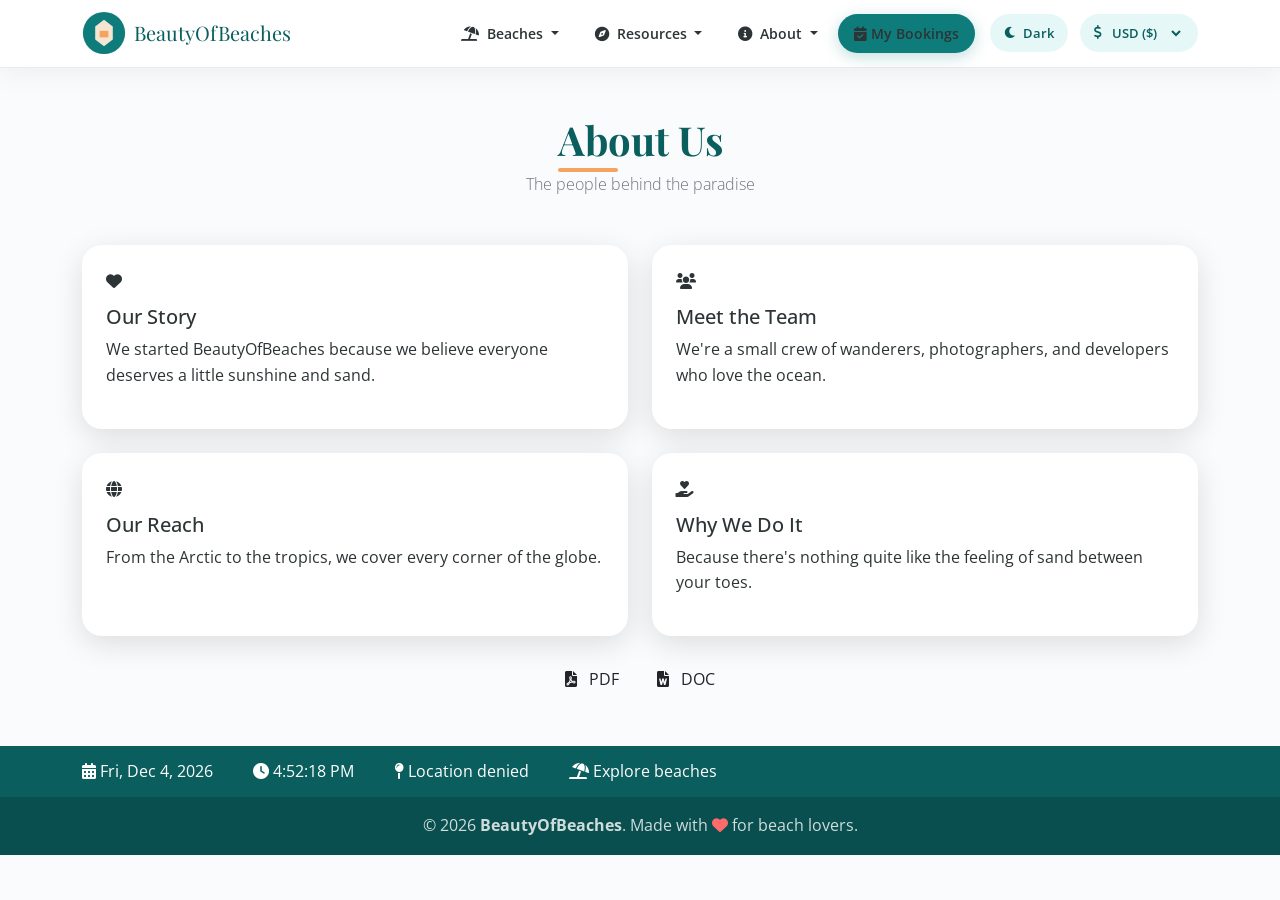
<file: about.html>
<!DOCTYPE html>
<html lang="en">
<head>
    <meta charset="UTF-8">
    <meta name="viewport" content="width=device-width, initial-scale=1.0">
    <title>About Us - BeautyOfBeaches</title>
    <link href="https://cdn.jsdelivr.net/npm/bootstrap@5.3.0-alpha1/dist/css/bootstrap.min.css" rel="stylesheet">
    <link href="https://cdnjs.cloudflare.com/ajax/libs/font-awesome/6.0.0-beta3/css/all.min.css" rel="stylesheet">
    <link href="https://fonts.googleapis.com/css2?family=Playfair+Display:wght@400;700&family=Open+Sans:wght@300;400;600;700&display=swap" rel="stylesheet">
    <link rel="stylesheet" href="index.css">
</head>
<body>
<nav class="navbar navbar-expand-lg custom-navbar" id="mainNav">
<div class="container">
<a class="navbar-brand d-flex align-items-center" href="index.html">
<img alt="BeautyOfBeaches logo" class="me-2" src="data:image/svg+xml,%3Csvg xmlns='http://www.w3.org/2000/svg' viewBox='0 0 100 100'%3E%3Ccircle cx='50' cy='50' r='48' fill='%230f7c7c'/%3E%3Cpath d='M30 35 L50 20 L70 35 L70 65 L50 80 L30 65 Z' fill='%23f5e6d3'/%3E%3Cpath d='M40 45 L60 45 L60 60 L40 60 Z' fill='%23f4a460'/%3E%3C/svg%3E"/>
<span>BeautyOfBeaches</span>
</a>
<button class="navbar-toggler border-0" data-bs-target="#navMenu" data-bs-toggle="collapse" type="button">
<span class="navbar-toggler-icon"></span>
</button>
<div class="collapse navbar-collapse" id="navMenu">
<ul class="navbar-nav ms-auto align-items-lg-center gap-lg-1">
<li class="nav-item dropdown">
<a class="nav-link dropdown-toggle" data-bs-toggle="dropdown" href="#" id="beachDropdown" role="button">
<i class="fas fa-umbrella-beach me-1"></i> Beaches
                        </a>
<ul class="dropdown-menu">
<li><a class="dropdown-item" href="north.html"><i class="fas fa-snowflake"></i> North</a></li>
<li><a class="dropdown-item" href="south.html"><i class="fas fa-sun"></i>
                                    South</a></li>
<li><a class="dropdown-item" href="east.html"><i class="fas fa-cloud-sun"></i> East</a></li>
<li><a class="dropdown-item" href="west.html"><i class="fas fa-moon"></i>
                                    West</a></li>
</ul>
</li>
<li class="nav-item dropdown">
<a class="nav-link dropdown-toggle" data-bs-toggle="dropdown" href="#" id="resourceDropdown" role="button">
<i class="fas fa-compass me-1"></i> Resources
                        </a>
<ul class="dropdown-menu">
<li><a class="dropdown-item" href="gallery.html"><i class="fas fa-images"></i> Gallery</a></li>
<li><a class="dropdown-item" href="feedback.html"><i class="fas fa-comment"></i> Feedback</a></li>
<li>
<hr class="dropdown-divider"/>
</li>
<li><a class="dropdown-item" href="queries.html"><i class="fas fa-question-circle"></i> Queries</a></li>
</ul>
</li>
<li class="nav-item dropdown">
<a class="nav-link dropdown-toggle" data-bs-toggle="dropdown" href="#" id="aboutDropdown" role="button">
<i class="fas fa-info-circle me-1"></i> About
                        </a>
<ul class="dropdown-menu">
<li><a class="dropdown-item" href="about.html"><i class="fas fa-flag"></i>
                                    About Us</a></li>
<li><a class="dropdown-item" href="contact.html"><i class="fas fa-address-card"></i> Contact</a></li>
<li><a class="dropdown-item" href="sitemap.html"><i class="fas fa-sitemap"></i> Sitemap</a></li>
</ul>
</li>
<li class="nav-item">
<a class="nav-link btn-bookings-nav" href="my-booking.html"><i class="fas fa-calendar-check"></i> My Bookings</a>
</li>
</ul>
<div class="navbar-actions">
<button class="theme-toggle" id="themeToggle"><i class="fas fa-moon"></i> <span class="d-none d-lg-inline">Dark</span></button>
<div class="currency-selector">
<i class="fas fa-dollar-sign"></i>
<select id="currencySelect">
<option selected="" value="USD">USD ($)</option>
<option value="EUR">EUR (€)</option>
<option value="GBP">GBP (£)</option>
<option value="INR">INR (₹)</option>
<option value="JPY">JPY (¥)</option>
<option value="AUD">AUD (A$)</option>
<option value="CAD">CAD (C$)</option>
</select>
</div>
</div>
</div>
</div>
</nav><section class="page-section active" id="about">
<div class="container py-5">
<div class="text-center mb-5">
<h2 class="section-title">About Us</h2>
<p class="section-subtitle">The people behind the paradise</p>
</div>
<div class="row g-4">
<div class="col-md-6">
<div class="info-card p-4 h-100"><i class="fas fa-heart mb-3"></i>
<h5>Our Story</h5>
<p>We started BeautyOfBeaches because we believe everyone deserves a little sunshine and
                                sand.</p>
</div>
</div>
<div class="col-md-6">
<div class="info-card p-4 h-100"><i class="fas fa-users mb-3"></i>
<h5>Meet the Team</h5>
<p>We're a small crew of wanderers, photographers, and developers who love the ocean.</p>
</div>
</div>
<div class="col-md-6">
<div class="info-card p-4 h-100"><i class="fas fa-globe mb-3"></i>
<h5>Our Reach</h5>
<p>From the Arctic to the tropics, we cover every corner of the globe.</p>
</div>
</div>
<div class="col-md-6">
<div class="info-card p-4 h-100"><i class="fas fa-hand-holding-heart mb-3"></i>
<h5>Why We Do It</h5>
<p>Because there's nothing quite like the feeling of sand between your toes.</p>
</div>
</div>
</div>
<div class="text-center mt-4">
<button class="btn btn-download" id="downloadInfoBtn"><i class="fas fa-file-pdf me-2"></i>
                        PDF</button>
<button class="btn btn-download ms-2" id="downloadDocBtn"><i class="fas fa-file-word me-2"></i>
                        DOC</button>
</div>
</div>
</section>
    <div class="footer-ticker">
        <div class="container">
            <div class="ticker-content">
                <span><i class="fas fa-calendar-alt"></i> <span id="tickerDate"></span></span>
                <span><i class="fas fa-clock"></i> <span id="tickerTime"></span></span>
                <span><i class="fas fa-map-pin"></i> <span id="tickerLocation">Detecting location…</span></span>
                <span><i class="fas fa-umbrella-beach"></i> Explore beaches</span>
            </div>
        </div>
    </div>
    <footer class="footer-bottom">
        <div class="container text-center">
            <p class="mb-0">&copy; 2026 <strong>BeautyOfBeaches</strong>. Made with
                <i class="fas fa-heart" style="color:#ff6b6b;"></i> for beach lovers.
            </p>
        </div>
    </footer>
    <button class="back-to-top" id="backToTop"><i class="fas fa-chevron-up"></i></button>
    <script src="https://code.jquery.com/jquery-3.7.1.min.js"></script>
    <script src="https://cdn.jsdelivr.net/npm/bootstrap@5.3.0-alpha1/dist/js/bootstrap.bundle.min.js"></script>
    <script src="index.js"></script>
</body>
</html>
</file>
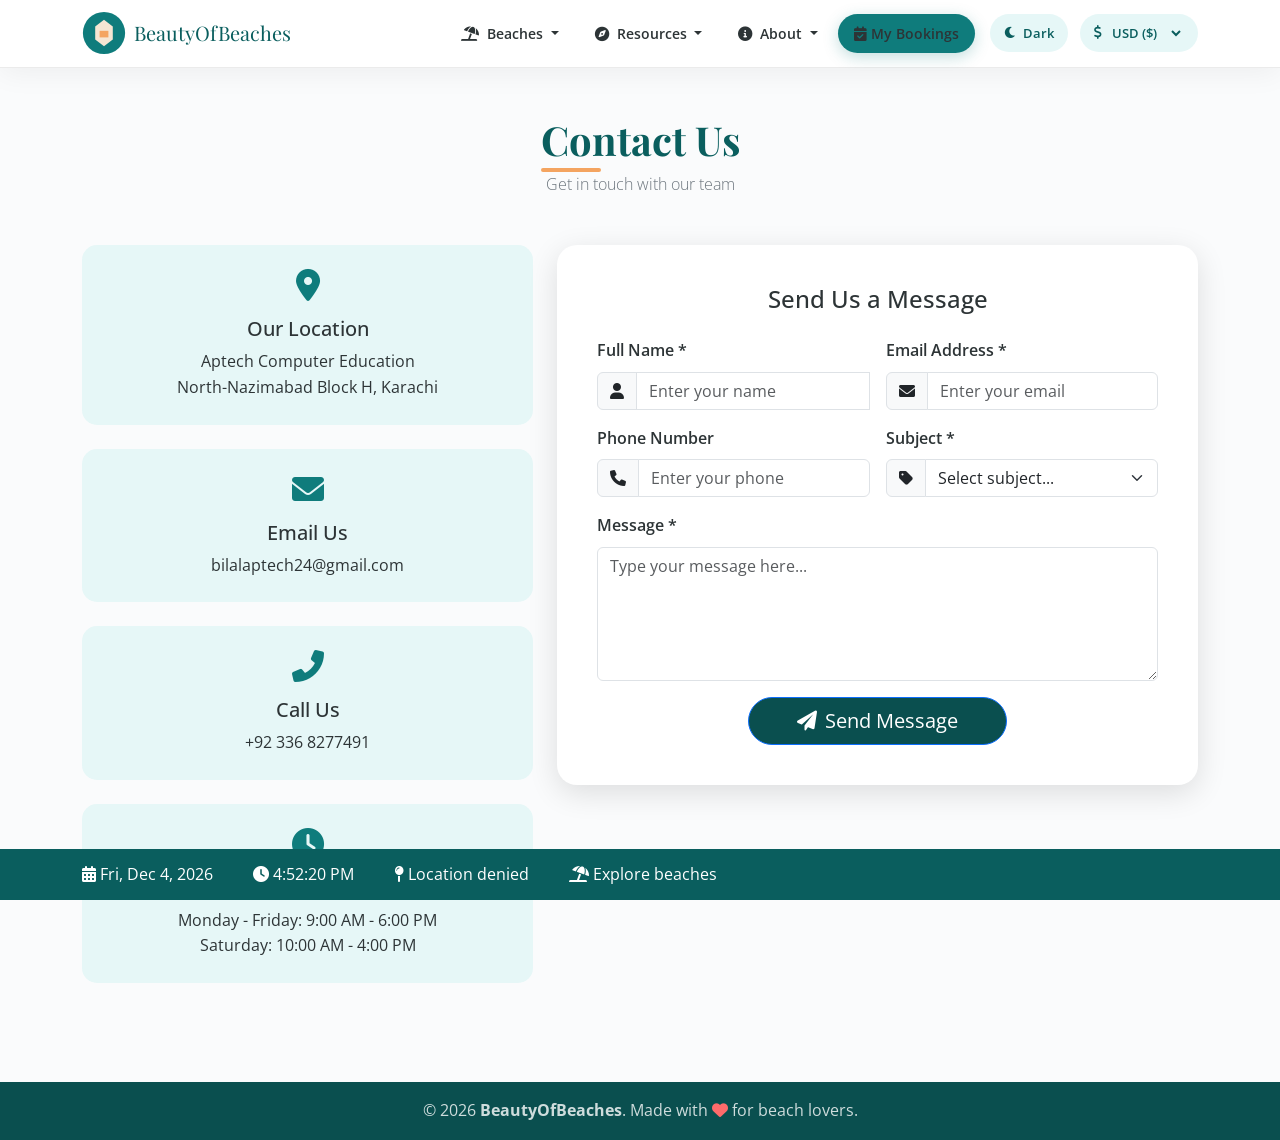
<file: contact.html>
<!DOCTYPE html>
<html lang="en">
<head>
    <meta charset="UTF-8">
    <meta name="viewport" content="width=device-width, initial-scale=1.0">
    <title>Contact - BeautyOfBeaches</title>
    <link href="https://cdn.jsdelivr.net/npm/bootstrap@5.3.0-alpha1/dist/css/bootstrap.min.css" rel="stylesheet">
    <link href="https://cdnjs.cloudflare.com/ajax/libs/font-awesome/6.0.0-beta3/css/all.min.css" rel="stylesheet">
    <link href="https://fonts.googleapis.com/css2?family=Playfair+Display:wght@400;700&family=Open+Sans:wght@300;400;600;700&display=swap" rel="stylesheet">
    <link rel="stylesheet" href="index.css">
</head>
<body>
<nav class="navbar navbar-expand-lg custom-navbar" id="mainNav">
<div class="container">
<a class="navbar-brand d-flex align-items-center" href="index.html">
<img alt="BeautyOfBeaches logo" class="me-2" src="data:image/svg+xml,%3Csvg xmlns='http://www.w3.org/2000/svg' viewBox='0 0 100 100'%3E%3Ccircle cx='50' cy='50' r='48' fill='%230f7c7c'/%3E%3Cpath d='M30 35 L50 20 L70 35 L70 65 L50 80 L30 65 Z' fill='%23f5e6d3'/%3E%3Cpath d='M40 45 L60 45 L60 60 L40 60 Z' fill='%23f4a460'/%3E%3C/svg%3E"/>
<span>BeautyOfBeaches</span>
</a>
<button class="navbar-toggler border-0" data-bs-target="#navMenu" data-bs-toggle="collapse" type="button">
<span class="navbar-toggler-icon"></span>
</button>
<div class="collapse navbar-collapse" id="navMenu">
<ul class="navbar-nav ms-auto align-items-lg-center gap-lg-1">
<li class="nav-item dropdown">
<a class="nav-link dropdown-toggle" data-bs-toggle="dropdown" href="#" id="beachDropdown" role="button">
<i class="fas fa-umbrella-beach me-1"></i> Beaches
                        </a>
<ul class="dropdown-menu">
<li><a class="dropdown-item" href="north.html"><i class="fas fa-snowflake"></i> North</a></li>
<li><a class="dropdown-item" href="south.html"><i class="fas fa-sun"></i>
                                    South</a></li>
<li><a class="dropdown-item" href="east.html"><i class="fas fa-cloud-sun"></i> East</a></li>
<li><a class="dropdown-item" href="west.html"><i class="fas fa-moon"></i>
                                    West</a></li>
</ul>
</li>
<li class="nav-item dropdown">
<a class="nav-link dropdown-toggle" data-bs-toggle="dropdown" href="#" id="resourceDropdown" role="button">
<i class="fas fa-compass me-1"></i> Resources
                        </a>
<ul class="dropdown-menu">
<li><a class="dropdown-item" href="gallery.html"><i class="fas fa-images"></i> Gallery</a></li>
<li><a class="dropdown-item" href="feedback.html"><i class="fas fa-comment"></i> Feedback</a></li>
<li>
<hr class="dropdown-divider"/>
</li>
<li><a class="dropdown-item" href="queries.html"><i class="fas fa-question-circle"></i> Queries</a></li>
</ul>
</li>
<li class="nav-item dropdown">
<a class="nav-link dropdown-toggle" data-bs-toggle="dropdown" href="#" id="aboutDropdown" role="button">
<i class="fas fa-info-circle me-1"></i> About
                        </a>
<ul class="dropdown-menu">
<li><a class="dropdown-item" href="about.html"><i class="fas fa-flag"></i>
                                    About Us</a></li>
<li><a class="dropdown-item" href="contact.html"><i class="fas fa-address-card"></i> Contact</a></li>
<li><a class="dropdown-item" href="sitemap.html"><i class="fas fa-sitemap"></i> Sitemap</a></li>
</ul>
</li>
<li class="nav-item">
<a class="nav-link btn-bookings-nav" href="my-booking.html"><i class="fas fa-calendar-check"></i> My Bookings</a>
</li>
</ul>
<div class="navbar-actions">
<button class="theme-toggle" id="themeToggle"><i class="fas fa-moon"></i> <span class="d-none d-lg-inline">Dark</span></button>
<div class="currency-selector">
<i class="fas fa-dollar-sign"></i>
<select id="currencySelect">
<option selected="" value="USD">USD ($)</option>
<option value="EUR">EUR (€)</option>
<option value="GBP">GBP (£)</option>
<option value="INR">INR (₹)</option>
<option value="JPY">JPY (¥)</option>
<option value="AUD">AUD (A$)</option>
<option value="CAD">CAD (C$)</option>
</select>
</div>
</div>
</div>
</div>
</nav><section class="page-section active" id="contact">
<div class="container py-5">
<div class="text-center mb-5">
<h2 class="section-title">Contact Us</h2>
<p class="section-subtitle">Get in touch with our team</p>
</div>
<div class="row g-4">
<div class="col-lg-5">
<div class="row g-4">
<div class="col-12">
<div class="contact-info-item text-center">
<i class="fas fa-map-marker-alt"></i>
<h5>Our Location</h5>
<p class="mb-0">Aptech Computer Education<br/>North-Nazimabad Block H, Karachi</p>
</div>
</div>
<div class="col-12">
<div class="contact-info-item text-center">
<i class="fas fa-envelope"></i>
<h5>Email Us</h5>
<p class="mb-0">bilalaptech24@gmail.com</p>
</div>
</div>
<div class="col-12">
<div class="contact-info-item text-center">
<i class="fas fa-phone-alt"></i>
<h5>Call Us</h5>
<p class="mb-0">+92 336 8277491</p>
</div>
</div>
<div class="col-12">
<div class="contact-info-item text-center">
<i class="fas fa-clock"></i>
<h5>Working Hours</h5>
<p class="mb-0">Monday - Friday: 9:00 AM - 6:00 PM<br/>Saturday: 10:00 AM - 4:00 PM
                                    </p>
</div>
</div>
</div>
</div>
<div class="col-lg-7">
<div class="contact-form-wrapper">
<h4 class="mb-4 text-center">Send Us a Message</h4>
<form id="contactForm">
<div class="row g-3">
<div class="col-md-6">
<label class="form-label fw-semibold">Full Name *</label>
<div class="input-group">
<span class="input-group-text"><i class="fas fa-user"></i></span>
<input class="form-control" id="contactName" placeholder="Enter your name" required="" type="text"/>
<div class="invalid-feedback">Name cannot contain numbers or special
                                                characters.</div>
</div>
</div>
<div class="col-md-6">
<label class="form-label fw-semibold">Email Address *</label>
<div class="input-group">
<span class="input-group-text"><i class="fas fa-envelope"></i></span>
<input class="form-control" id="contactEmail" placeholder="Enter your email" required="" type="email"/>
</div>
</div>
<div class="col-md-6">
<label class="form-label fw-semibold">Phone Number</label>
<div class="input-group">
<span class="input-group-text"><i class="fas fa-phone"></i></span>
<input class="form-control" id="contactPhone" placeholder="Enter your phone" type="tel"/>
</div>
</div>
<div class="col-md-6">
<label class="form-label fw-semibold">Subject *</label>
<div class="input-group">
<span class="input-group-text"><i class="fas fa-tag"></i></span>
<select class="form-select" id="contactSubject" required="">
<option value="">Select subject...</option>
<option value="General Inquiry">General Inquiry</option>
<option value="Booking Support">Booking Support</option>
<option value="Beach Recommendation">Beach Recommendation</option>
<option value="Partnership">Partnership</option>
<option value="Other">Other</option>
</select>
</div>
</div>
<div class="col-12">
<label class="form-label fw-semibold">Message *</label>
<textarea class="form-control" id="contactMessage" placeholder="Type your message here..." required="" rows="5"></textarea>
</div>
<div class="col-12 text-center">
<button class="btn btn-primary btn-lg rounded-pill px-5" type="submit">
<i class="fas fa-paper-plane me-2"></i>Send Message
                                        </button>
</div>
</div>
</form>
<div class="alert alert-success mt-4 d-none" id="contactSuccess">
<i class="fas fa-check-circle me-2"></i>Your message has been sent successfully! We'll
                                get back to you soon.
                            </div>
</div>
</div>
</div>
</div>
</section>
    <div class="footer-ticker">
        <div class="container">
            <div class="ticker-content">
                <span><i class="fas fa-calendar-alt"></i> <span id="tickerDate"></span></span>
                <span><i class="fas fa-clock"></i> <span id="tickerTime"></span></span>
                <span><i class="fas fa-map-pin"></i> <span id="tickerLocation">Detecting location…</span></span>
                <span><i class="fas fa-umbrella-beach"></i> Explore beaches</span>
            </div>
        </div>
    </div>
    <footer class="footer-bottom">
        <div class="container text-center">
            <p class="mb-0">&copy; 2026 <strong>BeautyOfBeaches</strong>. Made with
                <i class="fas fa-heart" style="color:#ff6b6b;"></i> for beach lovers.
            </p>
        </div>
    </footer>
    <button class="back-to-top" id="backToTop"><i class="fas fa-chevron-up"></i></button>
    <script src="https://code.jquery.com/jquery-3.7.1.min.js"></script>
    <script src="https://cdn.jsdelivr.net/npm/bootstrap@5.3.0-alpha1/dist/js/bootstrap.bundle.min.js"></script>
    <script src="index.js"></script>
</body>
</html>
</file>
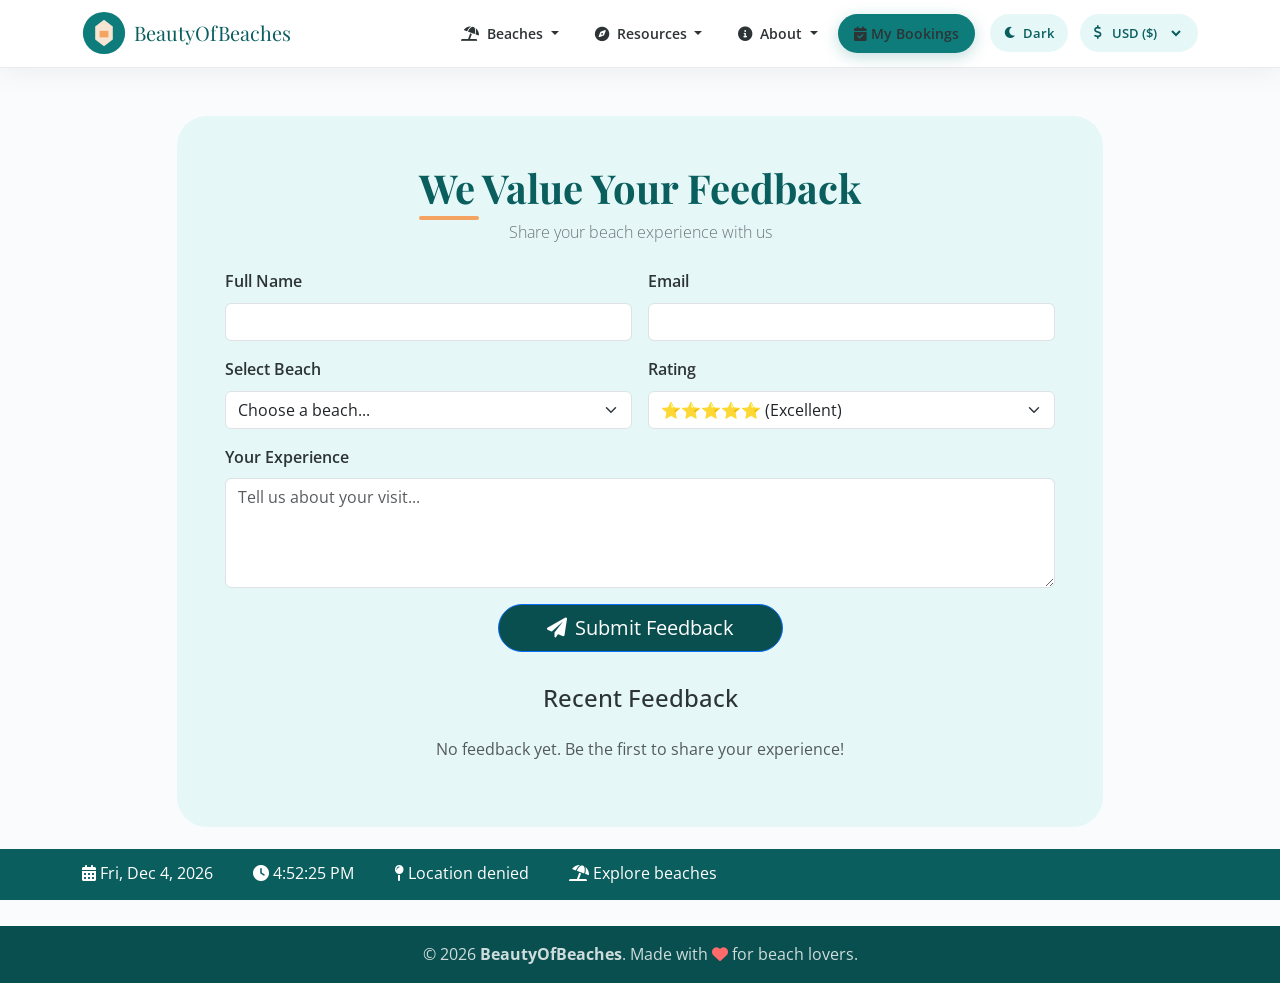
<file: feedback.html>
<!DOCTYPE html>
<html lang="en">
<head>
    <meta charset="UTF-8">
    <meta name="viewport" content="width=device-width, initial-scale=1.0">
    <title>Feedback - BeautyOfBeaches</title>
    <link href="https://cdn.jsdelivr.net/npm/bootstrap@5.3.0-alpha1/dist/css/bootstrap.min.css" rel="stylesheet">
    <link href="https://cdnjs.cloudflare.com/ajax/libs/font-awesome/6.0.0-beta3/css/all.min.css" rel="stylesheet">
    <link href="https://fonts.googleapis.com/css2?family=Playfair+Display:wght@400;700&family=Open+Sans:wght@300;400;600;700&display=swap" rel="stylesheet">
    <link rel="stylesheet" href="index.css">
</head>
<body>
<nav class="navbar navbar-expand-lg custom-navbar" id="mainNav">
<div class="container">
<a class="navbar-brand d-flex align-items-center" href="index.html">
<img alt="BeautyOfBeaches logo" class="me-2" src="data:image/svg+xml,%3Csvg xmlns='http://www.w3.org/2000/svg' viewBox='0 0 100 100'%3E%3Ccircle cx='50' cy='50' r='48' fill='%230f7c7c'/%3E%3Cpath d='M30 35 L50 20 L70 35 L70 65 L50 80 L30 65 Z' fill='%23f5e6d3'/%3E%3Cpath d='M40 45 L60 45 L60 60 L40 60 Z' fill='%23f4a460'/%3E%3C/svg%3E"/>
<span>BeautyOfBeaches</span>
</a>
<button class="navbar-toggler border-0" data-bs-target="#navMenu" data-bs-toggle="collapse" type="button">
<span class="navbar-toggler-icon"></span>
</button>
<div class="collapse navbar-collapse" id="navMenu">
<ul class="navbar-nav ms-auto align-items-lg-center gap-lg-1">
<li class="nav-item dropdown">
<a class="nav-link dropdown-toggle" data-bs-toggle="dropdown" href="#" id="beachDropdown" role="button">
<i class="fas fa-umbrella-beach me-1"></i> Beaches
                        </a>
<ul class="dropdown-menu">
<li><a class="dropdown-item" href="north.html"><i class="fas fa-snowflake"></i> North</a></li>
<li><a class="dropdown-item" href="south.html"><i class="fas fa-sun"></i>
                                    South</a></li>
<li><a class="dropdown-item" href="east.html"><i class="fas fa-cloud-sun"></i> East</a></li>
<li><a class="dropdown-item" href="west.html"><i class="fas fa-moon"></i>
                                    West</a></li>
</ul>
</li>
<li class="nav-item dropdown">
<a class="nav-link dropdown-toggle" data-bs-toggle="dropdown" href="#" id="resourceDropdown" role="button">
<i class="fas fa-compass me-1"></i> Resources
                        </a>
<ul class="dropdown-menu">
<li><a class="dropdown-item" href="gallery.html"><i class="fas fa-images"></i> Gallery</a></li>
<li><a class="dropdown-item" href="feedback.html"><i class="fas fa-comment"></i> Feedback</a></li>
<li>
<hr class="dropdown-divider"/>
</li>
<li><a class="dropdown-item" href="queries.html"><i class="fas fa-question-circle"></i> Queries</a></li>
</ul>
</li>
<li class="nav-item dropdown">
<a class="nav-link dropdown-toggle" data-bs-toggle="dropdown" href="#" id="aboutDropdown" role="button">
<i class="fas fa-info-circle me-1"></i> About
                        </a>
<ul class="dropdown-menu">
<li><a class="dropdown-item" href="about.html"><i class="fas fa-flag"></i>
                                    About Us</a></li>
<li><a class="dropdown-item" href="contact.html"><i class="fas fa-address-card"></i> Contact</a></li>
<li><a class="dropdown-item" href="sitemap.html"><i class="fas fa-sitemap"></i> Sitemap</a></li>
</ul>
</li>
<li class="nav-item">
<a class="nav-link btn-bookings-nav" href="my-booking.html"><i class="fas fa-calendar-check"></i> My Bookings</a>
</li>
</ul>
<div class="navbar-actions">
<button class="theme-toggle" id="themeToggle"><i class="fas fa-moon"></i> <span class="d-none d-lg-inline">Dark</span></button>
<div class="currency-selector">
<i class="fas fa-dollar-sign"></i>
<select id="currencySelect">
<option selected="" value="USD">USD ($)</option>
<option value="EUR">EUR (€)</option>
<option value="GBP">GBP (£)</option>
<option value="INR">INR (₹)</option>
<option value="JPY">JPY (¥)</option>
<option value="AUD">AUD (A$)</option>
<option value="CAD">CAD (C$)</option>
</select>
</div>
</div>
</div>
</div>
</nav><section class="page-section active" id="feedback">
<div class="container py-5">
<div class="row justify-content-center">
<div class="col-lg-10">
<div class="feedback-section">
<div class="text-center mb-4">
<h2 class="section-title">We Value Your Feedback</h2>
<p class="section-subtitle">Share your beach experience with us</p>
</div>
<form id="feedbackForm">
<div class="row g-3">
<div class="col-md-6">
<label class="form-label fw-semibold">Full Name</label>
<input class="form-control" id="fbName" required="" type="text"/>
<div class="invalid-feedback">Name cannot contain numbers or special characters.
                                        </div>
</div>
<div class="col-md-6">
<label class="form-label fw-semibold">Email</label>
<input class="form-control" id="fbEmail" required="" type="email"/>
</div>
<div class="col-md-6">
<label class="form-label fw-semibold">Select Beach</label>
<select class="form-select" id="fbBeach" required="">
<option value="">Choose a beach...</option>
</select>
</div>
<div class="col-md-6">
<label class="form-label fw-semibold">Rating</label>
<select class="form-select" id="fbRating" required="">
<option value="5">⭐⭐⭐⭐⭐ (Excellent)</option>
<option value="4">⭐⭐⭐⭐ (Very Good)</option>
<option value="3">⭐⭐⭐ (Good)</option>
<option value="2">⭐⭐ (Fair)</option>
<option value="1">⭐ (Poor)</option>
</select>
</div>
<div class="col-12">
<label class="form-label fw-semibold">Your Experience</label>
<textarea class="form-control" id="fbMessage" placeholder="Tell us about your visit..." required="" rows="4"></textarea>
</div>
<div class="col-12 text-center">
<button class="btn btn-primary btn-lg rounded-pill px-5" type="submit">
<i class="fas fa-paper-plane me-2"></i>Submit Feedback
                                        </button>
</div>
</div>
</form>
<div class="alert alert-success mt-4 d-none" id="feedbackSuccess">
<i class="fas fa-check-circle me-2"></i>Thank you! Your feedback means the world to us.
                            </div>
<div class="feedback-display">
<h4 class="text-center mb-4">Recent Feedback</h4>
<div id="feedbackList"></div>
</div>
</div>
</div>
</div>
</div>
</section>
    <div class="footer-ticker">
        <div class="container">
            <div class="ticker-content">
                <span><i class="fas fa-calendar-alt"></i> <span id="tickerDate"></span></span>
                <span><i class="fas fa-clock"></i> <span id="tickerTime"></span></span>
                <span><i class="fas fa-map-pin"></i> <span id="tickerLocation">Detecting location…</span></span>
                <span><i class="fas fa-umbrella-beach"></i> Explore beaches</span>
            </div>
        </div>
    </div>
    <footer class="footer-bottom">
        <div class="container text-center">
            <p class="mb-0">&copy; 2026 <strong>BeautyOfBeaches</strong>. Made with
                <i class="fas fa-heart" style="color:#ff6b6b;"></i> for beach lovers.
            </p>
        </div>
    </footer>
    <button class="back-to-top" id="backToTop"><i class="fas fa-chevron-up"></i></button>
    <script src="https://code.jquery.com/jquery-3.7.1.min.js"></script>
    <script src="https://cdn.jsdelivr.net/npm/bootstrap@5.3.0-alpha1/dist/js/bootstrap.bundle.min.js"></script>
    <script src="index.js"></script>
</body>
</html>
</file>
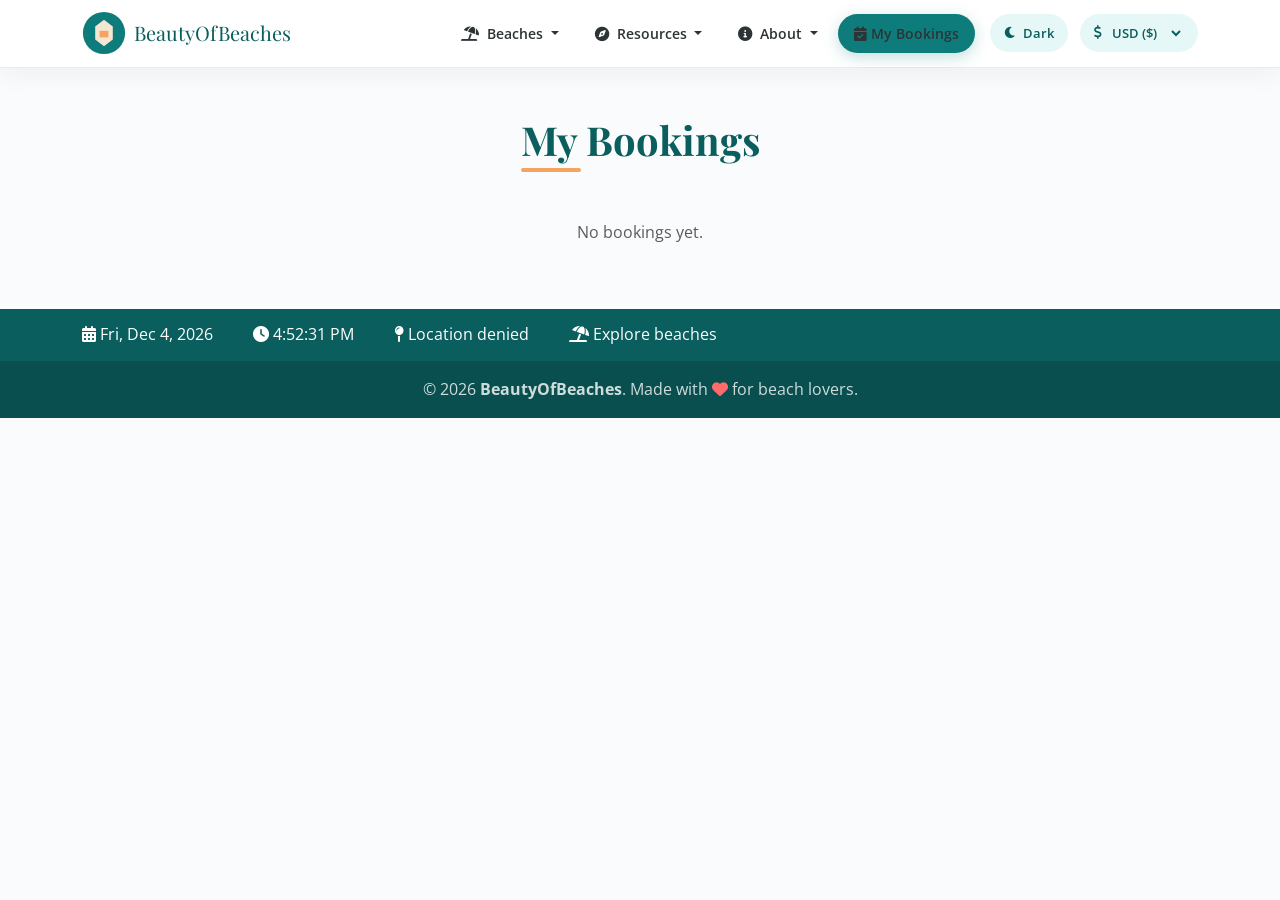
<file: my-booking.html>
<!DOCTYPE html>
<html lang="en">
<head>
    <meta charset="UTF-8">
    <meta name="viewport" content="width=device-width, initial-scale=1.0">
    <title>My Booking - BeautyOfBeaches</title>
    <link href="https://cdn.jsdelivr.net/npm/bootstrap@5.3.0-alpha1/dist/css/bootstrap.min.css" rel="stylesheet">
    <link href="https://cdnjs.cloudflare.com/ajax/libs/font-awesome/6.0.0-beta3/css/all.min.css" rel="stylesheet">
    <link href="https://fonts.googleapis.com/css2?family=Playfair+Display:wght@400;700&family=Open+Sans:wght@300;400;600;700&display=swap" rel="stylesheet">
    <link rel="stylesheet" href="index.css">
</head>
<body>
<nav class="navbar navbar-expand-lg custom-navbar" id="mainNav">
<div class="container">
<a class="navbar-brand d-flex align-items-center" href="index.html">
<img alt="BeautyOfBeaches logo" class="me-2" src="data:image/svg+xml,%3Csvg xmlns='http://www.w3.org/2000/svg' viewBox='0 0 100 100'%3E%3Ccircle cx='50' cy='50' r='48' fill='%230f7c7c'/%3E%3Cpath d='M30 35 L50 20 L70 35 L70 65 L50 80 L30 65 Z' fill='%23f5e6d3'/%3E%3Cpath d='M40 45 L60 45 L60 60 L40 60 Z' fill='%23f4a460'/%3E%3C/svg%3E"/>
<span>BeautyOfBeaches</span>
</a>
<button class="navbar-toggler border-0" data-bs-target="#navMenu" data-bs-toggle="collapse" type="button">
<span class="navbar-toggler-icon"></span>
</button>
<div class="collapse navbar-collapse" id="navMenu">
<ul class="navbar-nav ms-auto align-items-lg-center gap-lg-1">
<li class="nav-item dropdown">
<a class="nav-link dropdown-toggle" data-bs-toggle="dropdown" href="#" id="beachDropdown" role="button">
<i class="fas fa-umbrella-beach me-1"></i> Beaches
                        </a>
<ul class="dropdown-menu">
<li><a class="dropdown-item" href="north.html"><i class="fas fa-snowflake"></i> North</a></li>
<li><a class="dropdown-item" href="south.html"><i class="fas fa-sun"></i>
                                    South</a></li>
<li><a class="dropdown-item" href="east.html"><i class="fas fa-cloud-sun"></i> East</a></li>
<li><a class="dropdown-item" href="west.html"><i class="fas fa-moon"></i>
                                    West</a></li>
</ul>
</li>
<li class="nav-item dropdown">
<a class="nav-link dropdown-toggle" data-bs-toggle="dropdown" href="#" id="resourceDropdown" role="button">
<i class="fas fa-compass me-1"></i> Resources
                        </a>
<ul class="dropdown-menu">
<li><a class="dropdown-item" href="gallery.html"><i class="fas fa-images"></i> Gallery</a></li>
<li><a class="dropdown-item" href="feedback.html"><i class="fas fa-comment"></i> Feedback</a></li>
<li>
<hr class="dropdown-divider"/>
</li>
<li><a class="dropdown-item" href="queries.html"><i class="fas fa-question-circle"></i> Queries</a></li>
</ul>
</li>
<li class="nav-item dropdown">
<a class="nav-link dropdown-toggle" data-bs-toggle="dropdown" href="#" id="aboutDropdown" role="button">
<i class="fas fa-info-circle me-1"></i> About
                        </a>
<ul class="dropdown-menu">
<li><a class="dropdown-item" href="about.html"><i class="fas fa-flag"></i>
                                    About Us</a></li>
<li><a class="dropdown-item" href="contact.html"><i class="fas fa-address-card"></i> Contact</a></li>
<li><a class="dropdown-item" href="sitemap.html"><i class="fas fa-sitemap"></i> Sitemap</a></li>
</ul>
</li>
<li class="nav-item">
<a class="nav-link btn-bookings-nav" href="my-booking.html"><i class="fas fa-calendar-check"></i> My Bookings</a>
</li>
</ul>
<div class="navbar-actions">
<button class="theme-toggle" id="themeToggle"><i class="fas fa-moon"></i> <span class="d-none d-lg-inline">Dark</span></button>
<div class="currency-selector">
<i class="fas fa-dollar-sign"></i>
<select id="currencySelect">
<option selected="" value="USD">USD ($)</option>
<option value="EUR">EUR (€)</option>
<option value="GBP">GBP (£)</option>
<option value="INR">INR (₹)</option>
<option value="JPY">JPY (¥)</option>
<option value="AUD">AUD (A$)</option>
<option value="CAD">CAD (C$)</option>
</select>
</div>
</div>
</div>
</div>
</nav><section class="page-section active" id="bookings">
<div class="container py-5">
<div class="text-center mb-5">
<h2 class="section-title">My Bookings</h2>
</div>
<div id="bookingsList">
<p class="text-muted text-center">No bookings yet.</p>
</div>
</div>
</section>
    <div class="footer-ticker">
        <div class="container">
            <div class="ticker-content">
                <span><i class="fas fa-calendar-alt"></i> <span id="tickerDate"></span></span>
                <span><i class="fas fa-clock"></i> <span id="tickerTime"></span></span>
                <span><i class="fas fa-map-pin"></i> <span id="tickerLocation">Detecting location…</span></span>
                <span><i class="fas fa-umbrella-beach"></i> Explore beaches</span>
            </div>
        </div>
    </div>
    <footer class="footer-bottom">
        <div class="container text-center">
            <p class="mb-0">&copy; 2026 <strong>BeautyOfBeaches</strong>. Made with
                <i class="fas fa-heart" style="color:#ff6b6b;"></i> for beach lovers.
            </p>
        </div>
    </footer>
    <button class="back-to-top" id="backToTop"><i class="fas fa-chevron-up"></i></button>
    <script src="https://code.jquery.com/jquery-3.7.1.min.js"></script>
    <script src="https://cdn.jsdelivr.net/npm/bootstrap@5.3.0-alpha1/dist/js/bootstrap.bundle.min.js"></script>
    <script src="index.js"></script>
</body>
</html>
</file>
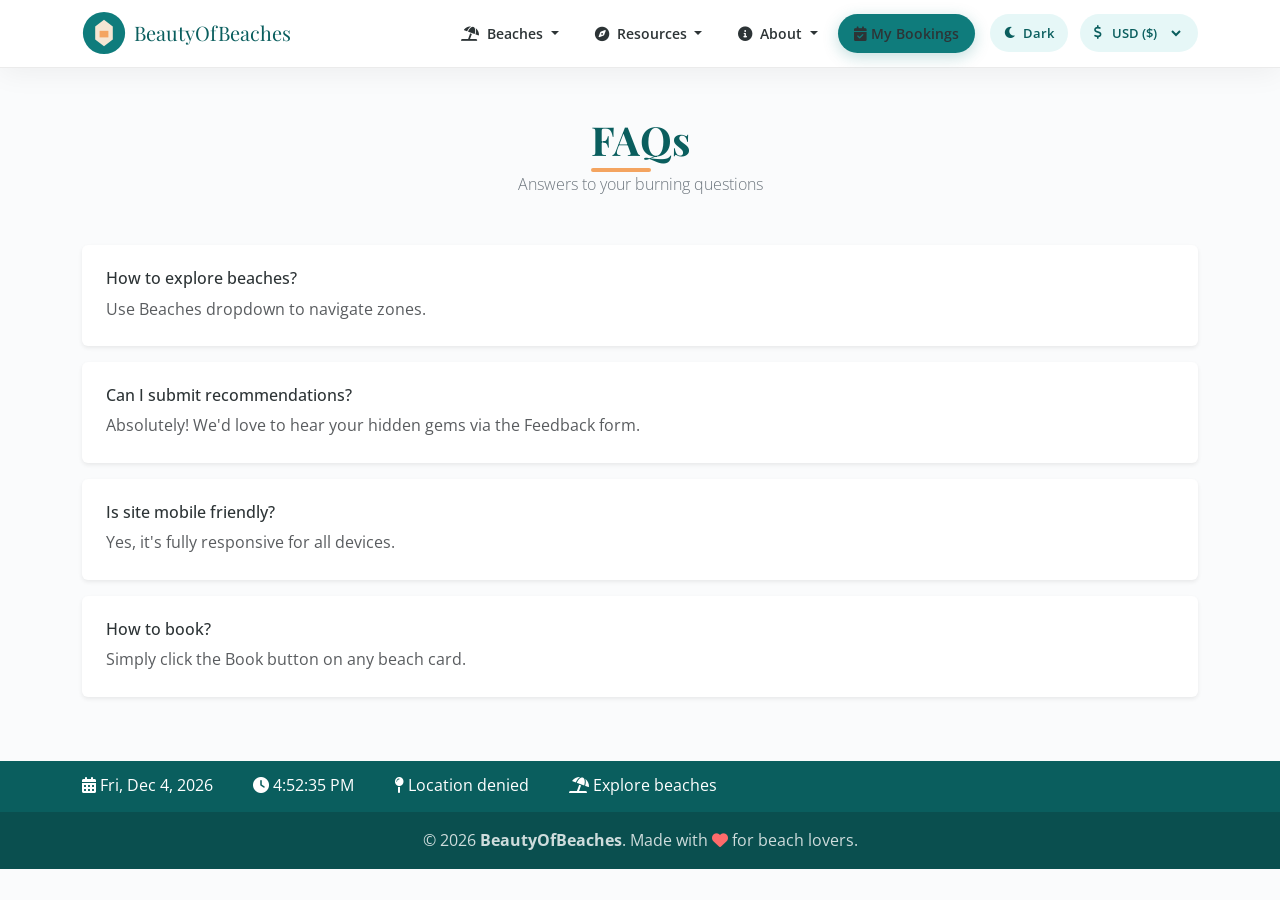
<file: queries.html>
<!DOCTYPE html>
<html lang="en">
<head>
    <meta charset="UTF-8">
    <meta name="viewport" content="width=device-width, initial-scale=1.0">
    <title>Queries - BeautyOfBeaches</title>
    <link href="https://cdn.jsdelivr.net/npm/bootstrap@5.3.0-alpha1/dist/css/bootstrap.min.css" rel="stylesheet">
    <link href="https://cdnjs.cloudflare.com/ajax/libs/font-awesome/6.0.0-beta3/css/all.min.css" rel="stylesheet">
    <link href="https://fonts.googleapis.com/css2?family=Playfair+Display:wght@400;700&family=Open+Sans:wght@300;400;600;700&display=swap" rel="stylesheet">
    <link rel="stylesheet" href="index.css">
</head>
<body>
<nav class="navbar navbar-expand-lg custom-navbar" id="mainNav">
<div class="container">
<a class="navbar-brand d-flex align-items-center" href="index.html">
<img alt="BeautyOfBeaches logo" class="me-2" src="data:image/svg+xml,%3Csvg xmlns='http://www.w3.org/2000/svg' viewBox='0 0 100 100'%3E%3Ccircle cx='50' cy='50' r='48' fill='%230f7c7c'/%3E%3Cpath d='M30 35 L50 20 L70 35 L70 65 L50 80 L30 65 Z' fill='%23f5e6d3'/%3E%3Cpath d='M40 45 L60 45 L60 60 L40 60 Z' fill='%23f4a460'/%3E%3C/svg%3E"/>
<span>BeautyOfBeaches</span>
</a>
<button class="navbar-toggler border-0" data-bs-target="#navMenu" data-bs-toggle="collapse" type="button">
<span class="navbar-toggler-icon"></span>
</button>
<div class="collapse navbar-collapse" id="navMenu">
<ul class="navbar-nav ms-auto align-items-lg-center gap-lg-1">
<li class="nav-item dropdown">
<a class="nav-link dropdown-toggle" data-bs-toggle="dropdown" href="#" id="beachDropdown" role="button">
<i class="fas fa-umbrella-beach me-1"></i> Beaches
                        </a>
<ul class="dropdown-menu">
<li><a class="dropdown-item" href="north.html"><i class="fas fa-snowflake"></i> North</a></li>
<li><a class="dropdown-item" href="south.html"><i class="fas fa-sun"></i>
                                    South</a></li>
<li><a class="dropdown-item" href="east.html"><i class="fas fa-cloud-sun"></i> East</a></li>
<li><a class="dropdown-item" href="west.html"><i class="fas fa-moon"></i>
                                    West</a></li>
</ul>
</li>
<li class="nav-item dropdown">
<a class="nav-link dropdown-toggle" data-bs-toggle="dropdown" href="#" id="resourceDropdown" role="button">
<i class="fas fa-compass me-1"></i> Resources
                        </a>
<ul class="dropdown-menu">
<li><a class="dropdown-item" href="gallery.html"><i class="fas fa-images"></i> Gallery</a></li>
<li><a class="dropdown-item" href="feedback.html"><i class="fas fa-comment"></i> Feedback</a></li>
<li>
<hr class="dropdown-divider"/>
</li>
<li><a class="dropdown-item" href="queries.html"><i class="fas fa-question-circle"></i> Queries</a></li>
</ul>
</li>
<li class="nav-item dropdown">
<a class="nav-link dropdown-toggle" data-bs-toggle="dropdown" href="#" id="aboutDropdown" role="button">
<i class="fas fa-info-circle me-1"></i> About
                        </a>
<ul class="dropdown-menu">
<li><a class="dropdown-item" href="about.html"><i class="fas fa-flag"></i>
                                    About Us</a></li>
<li><a class="dropdown-item" href="contact.html"><i class="fas fa-address-card"></i> Contact</a></li>
<li><a class="dropdown-item" href="sitemap.html"><i class="fas fa-sitemap"></i> Sitemap</a></li>
</ul>
</li>
<li class="nav-item">
<a class="nav-link btn-bookings-nav" href="my-booking.html"><i class="fas fa-calendar-check"></i> My Bookings</a>
</li>
</ul>
<div class="navbar-actions">
<button class="theme-toggle" id="themeToggle"><i class="fas fa-moon"></i> <span class="d-none d-lg-inline">Dark</span></button>
<div class="currency-selector">
<i class="fas fa-dollar-sign"></i>
<select id="currencySelect">
<option selected="" value="USD">USD ($)</option>
<option value="EUR">EUR (€)</option>
<option value="GBP">GBP (£)</option>
<option value="INR">INR (₹)</option>
<option value="JPY">JPY (¥)</option>
<option value="AUD">AUD (A$)</option>
<option value="CAD">CAD (C$)</option>
</select>
</div>
</div>
</div>
</div>
</nav><section class="page-section active" id="queries">
<div class="container py-5">
<div class="text-center mb-5">
<h2 class="section-title">FAQs</h2>
<p class="section-subtitle">Answers to your burning questions</p>
</div>
<div id="queriesList"></div>
</div>
</section>
    <div class="footer-ticker">
        <div class="container">
            <div class="ticker-content">
                <span><i class="fas fa-calendar-alt"></i> <span id="tickerDate"></span></span>
                <span><i class="fas fa-clock"></i> <span id="tickerTime"></span></span>
                <span><i class="fas fa-map-pin"></i> <span id="tickerLocation">Detecting location…</span></span>
                <span><i class="fas fa-umbrella-beach"></i> Explore beaches</span>
            </div>
        </div>
    </div>
    <footer class="footer-bottom">
        <div class="container text-center">
            <p class="mb-0">&copy; 2026 <strong>BeautyOfBeaches</strong>. Made with
                <i class="fas fa-heart" style="color:#ff6b6b;"></i> for beach lovers.
            </p>
        </div>
    </footer>
    <button class="back-to-top" id="backToTop"><i class="fas fa-chevron-up"></i></button>
    <script src="https://code.jquery.com/jquery-3.7.1.min.js"></script>
    <script src="https://cdn.jsdelivr.net/npm/bootstrap@5.3.0-alpha1/dist/js/bootstrap.bundle.min.js"></script>
    <script src="index.js"></script>
</body>
</html>
</file>
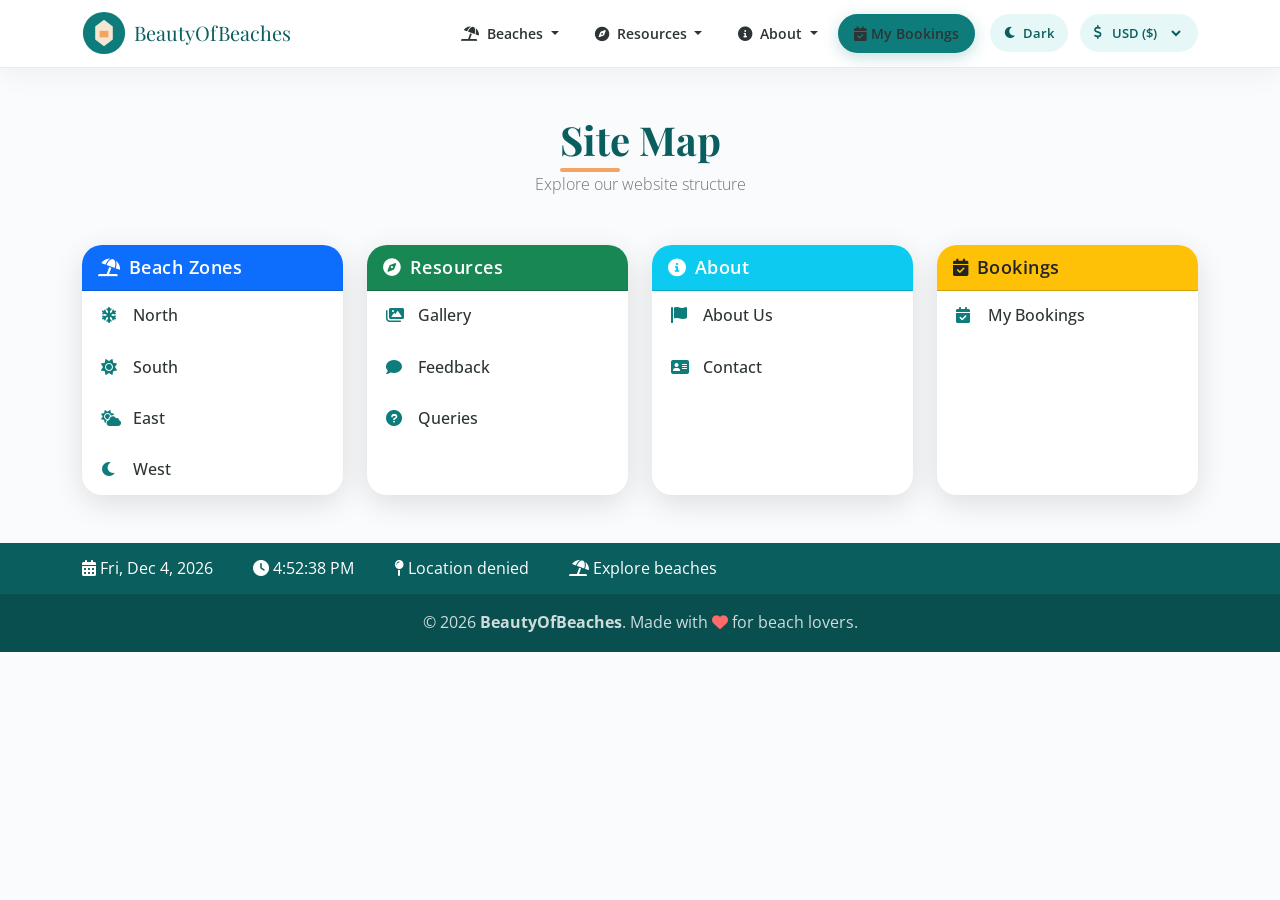
<file: sitemap.html>
<!DOCTYPE html>
<html lang="en">
<head>
    <meta charset="UTF-8">
    <meta name="viewport" content="width=device-width, initial-scale=1.0">
    <title>Sitemap - BeautyOfBeaches</title>
    <link href="https://cdn.jsdelivr.net/npm/bootstrap@5.3.0-alpha1/dist/css/bootstrap.min.css" rel="stylesheet">
    <link href="https://cdnjs.cloudflare.com/ajax/libs/font-awesome/6.0.0-beta3/css/all.min.css" rel="stylesheet">
    <link href="https://fonts.googleapis.com/css2?family=Playfair+Display:wght@400;700&family=Open+Sans:wght@300;400;600;700&display=swap" rel="stylesheet">
    <link rel="stylesheet" href="index.css">
</head>
<body>
<nav class="navbar navbar-expand-lg custom-navbar" id="mainNav">
<div class="container">
<a class="navbar-brand d-flex align-items-center" href="index.html">
<img alt="BeautyOfBeaches logo" class="me-2" src="data:image/svg+xml,%3Csvg xmlns='http://www.w3.org/2000/svg' viewBox='0 0 100 100'%3E%3Ccircle cx='50' cy='50' r='48' fill='%230f7c7c'/%3E%3Cpath d='M30 35 L50 20 L70 35 L70 65 L50 80 L30 65 Z' fill='%23f5e6d3'/%3E%3Cpath d='M40 45 L60 45 L60 60 L40 60 Z' fill='%23f4a460'/%3E%3C/svg%3E"/>
<span>BeautyOfBeaches</span>
</a>
<button class="navbar-toggler border-0" data-bs-target="#navMenu" data-bs-toggle="collapse" type="button">
<span class="navbar-toggler-icon"></span>
</button>
<div class="collapse navbar-collapse" id="navMenu">
<ul class="navbar-nav ms-auto align-items-lg-center gap-lg-1">
<li class="nav-item dropdown">
<a class="nav-link dropdown-toggle" data-bs-toggle="dropdown" href="#" id="beachDropdown" role="button">
<i class="fas fa-umbrella-beach me-1"></i> Beaches
                        </a>
<ul class="dropdown-menu">
<li><a class="dropdown-item" href="north.html"><i class="fas fa-snowflake"></i> North</a></li>
<li><a class="dropdown-item" href="south.html"><i class="fas fa-sun"></i>
                                    South</a></li>
<li><a class="dropdown-item" href="east.html"><i class="fas fa-cloud-sun"></i> East</a></li>
<li><a class="dropdown-item" href="west.html"><i class="fas fa-moon"></i>
                                    West</a></li>
</ul>
</li>
<li class="nav-item dropdown">
<a class="nav-link dropdown-toggle" data-bs-toggle="dropdown" href="#" id="resourceDropdown" role="button">
<i class="fas fa-compass me-1"></i> Resources
                        </a>
<ul class="dropdown-menu">
<li><a class="dropdown-item" href="gallery.html"><i class="fas fa-images"></i> Gallery</a></li>
<li><a class="dropdown-item" href="feedback.html"><i class="fas fa-comment"></i> Feedback</a></li>
<li>
<hr class="dropdown-divider"/>
</li>
<li><a class="dropdown-item" href="queries.html"><i class="fas fa-question-circle"></i> Queries</a></li>
</ul>
</li>
<li class="nav-item dropdown">
<a class="nav-link dropdown-toggle" data-bs-toggle="dropdown" href="#" id="aboutDropdown" role="button">
<i class="fas fa-info-circle me-1"></i> About
                        </a>
<ul class="dropdown-menu">
<li><a class="dropdown-item" href="about.html"><i class="fas fa-flag"></i>
                                    About Us</a></li>
<li><a class="dropdown-item" href="contact.html"><i class="fas fa-address-card"></i> Contact</a></li>
<li><a class="dropdown-item" href="sitemap.html"><i class="fas fa-sitemap"></i> Sitemap</a></li>
</ul>
</li>
<li class="nav-item">
<a class="nav-link btn-bookings-nav" href="my-booking.html"><i class="fas fa-calendar-check"></i> My Bookings</a>
</li>
</ul>
<div class="navbar-actions">
<button class="theme-toggle" id="themeToggle"><i class="fas fa-moon"></i> <span class="d-none d-lg-inline">Dark</span></button>
<div class="currency-selector">
<i class="fas fa-dollar-sign"></i>
<select id="currencySelect">
<option selected="" value="USD">USD ($)</option>
<option value="EUR">EUR (€)</option>
<option value="GBP">GBP (£)</option>
<option value="INR">INR (₹)</option>
<option value="JPY">JPY (¥)</option>
<option value="AUD">AUD (A$)</option>
<option value="CAD">CAD (C$)</option>
</select>
</div>
</div>
</div>
</div>
</nav><section class="page-section active" id="sitemap">
<div class="container py-5">
<div class="text-center mb-5">
<h2 class="section-title">Site Map</h2>
<p class="section-subtitle">Explore our website structure</p>
</div>
<div class="row g-4">
<div class="col-lg-3 col-md-6">
<div class="card sitemap-card h-100">
<div class="card-header bg-primary text-white"><i class="fas fa-umbrella-beach me-2"></i>Beach Zones</div>
<ul class="list-group list-group-flush">
<li class="list-group-item"><a data-section="north" href="#north"><i class="fas fa-snowflake me-2"></i>North</a></li>
<li class="list-group-item"><a data-section="south" href="#south"><i class="fas fa-sun me-2"></i>South</a></li>
<li class="list-group-item"><a data-section="east" href="#east"><i class="fas fa-cloud-sun me-2"></i>East</a></li>
<li class="list-group-item"><a data-section="west" href="#west"><i class="fas fa-moon me-2"></i>West</a></li>
</ul>
</div>
</div>
<div class="col-lg-3 col-md-6">
<div class="card sitemap-card h-100">
<div class="card-header bg-success text-white"><i class="fas fa-compass me-2"></i>Resources
                            </div>
<ul class="list-group list-group-flush">
<li class="list-group-item"><a data-section="gallery" href="#gallery"><i class="fas fa-images me-2"></i>Gallery</a></li>
<li class="list-group-item"><a data-section="feedback" href="#feedback"><i class="fas fa-comment me-2"></i>Feedback</a></li>
<li class="list-group-item"><a data-section="queries" href="#queries"><i class="fas fa-question-circle me-2"></i>Queries</a></li>
</ul>
</div>
</div>
<div class="col-lg-3 col-md-6">
<div class="card sitemap-card h-100">
<div class="card-header bg-info text-white"><i class="fas fa-info-circle me-2"></i>About
                            </div>
<ul class="list-group list-group-flush">
<li class="list-group-item"><a data-section="about" href="#about"><i class="fas fa-flag me-2"></i>About Us</a></li>
<li class="list-group-item"><a data-section="contact" href="#contact"><i class="fas fa-address-card me-2"></i>Contact</a></li>
</ul>
</div>
</div>
<div class="col-lg-3 col-md-6">
<div class="card sitemap-card h-100">
<div class="card-header bg-warning text-dark"><i class="fas fa-calendar-check me-2"></i>Bookings</div>
<ul class="list-group list-group-flush">
<li class="list-group-item"><a data-section="bookings" href="#bookings"><i class="fas fa-calendar-check me-2"></i>My Bookings</a></li>
</ul>
</div>
</div>
</div>
</div>
</section>
    <div class="footer-ticker">
        <div class="container">
            <div class="ticker-content">
                <span><i class="fas fa-calendar-alt"></i> <span id="tickerDate"></span></span>
                <span><i class="fas fa-clock"></i> <span id="tickerTime"></span></span>
                <span><i class="fas fa-map-pin"></i> <span id="tickerLocation">Detecting location…</span></span>
                <span><i class="fas fa-umbrella-beach"></i> Explore beaches</span>
            </div>
        </div>
    </div>
    <footer class="footer-bottom">
        <div class="container text-center">
            <p class="mb-0">&copy; 2026 <strong>BeautyOfBeaches</strong>. Made with
                <i class="fas fa-heart" style="color:#ff6b6b;"></i> for beach lovers.
            </p>
        </div>
    </footer>
    <button class="back-to-top" id="backToTop"><i class="fas fa-chevron-up"></i></button>
    <script src="https://code.jquery.com/jquery-3.7.1.min.js"></script>
    <script src="https://cdn.jsdelivr.net/npm/bootstrap@5.3.0-alpha1/dist/js/bootstrap.bundle.min.js"></script>
    <script src="index.js"></script>
</body>
</html>
</file>
<file: index.css>
:root {
    --primary: #0f7c7c;
    --primary-dark: #0a5e5e;
    --primary-light: #e6f7f7;
    --secondary: #f4a460;
    --accent: #ff6b6b;
    --text-dark: #2d3436;
    --text-light: #f8f9fa;
    --bg-body: #fafbfc;
    --bg-card: #ffffff;
    --bg-navbar: rgba(255, 255, 255, 0.92);
    --bg-dropdown: rgba(255, 255, 255, 0.98);
    --shadow: 0 8px 30px rgba(0, 0, 0, 0.12);
    --shadow-hover: 0 15px 50px rgba(15, 124, 124, 0.2);
    --border-light: rgba(0, 0, 0, 0.08);
    --text-muted: #6c757d;
    --bg-footer: #0a4f4f;
    --bg-ticker: #0a5e5e;
    --transition: all 0.4s cubic-bezier(0.25, 0.46, 0.45, 0.94);
    --font-display: 'Playfair Display', serif;
    --font-body: 'Open Sans', sans-serif;
}

body.dark-mode {
    --primary: #2a9d9d;
    --primary-dark: #1a7a7a;
    --primary-light: #1e3a3a;
    --secondary: #e89c5c;
    --accent: #ff7b7b;
    --text-dark: #e9ecef;
    --text-light: #f8f9fa;
    --bg-body: #12181c;
    --bg-card: #1e262c;
    --bg-navbar: rgba(18, 24, 28, 0.92);
    --bg-dropdown: rgba(30, 38, 44, 0.98);
    --shadow: 0 8px 30px rgba(0, 0, 0, 0.5);
    --shadow-hover: 0 15px 50px rgba(0, 0, 0, 0.7);
    --border-light: rgba(255, 255, 255, 0.1);
    --text-muted: #adb5bd;
    --bg-footer: #0a2a2a;
    --bg-ticker: #0e3a3a;
}

* {
    margin: 0;
    padding: 0;
    box-sizing: border-box;
}

html {
    scroll-behavior: smooth;
    -webkit-tap-highlight-color: transparent;
}

body {
    font-family: var(--font-body);
    color: var(--text-dark);
    background: var(--bg-body);
    overflow-x: hidden;
    transition: background 0.3s ease, color 0.3s ease;
    line-height: 1.6;
}

body.dark-mode {
    color: var(--text-dark);
}

body.dark-mode .card,
body.dark-mode .info-card,
body.dark-mode .query-item,
body.dark-mode .booking-item,
body.dark-mode .ad-card,
body.dark-mode .feedback-section,
body.dark-mode .sitemap-grid a,
body.dark-mode .sitemap-card,
body.dark-mode .feedback-card,
body.dark-mode .contact-form-wrapper {
    background: var(--bg-card);
    color: var(--text-dark);
}

body.dark-mode .card-body,
body.dark-mode .card-title,
body.dark-mode .card-text,
body.dark-mode .info-card h5,
body.dark-mode .info-card p,
body.dark-mode .query-item h6,
body.dark-mode .query-item p,
body.dark-mode .booking-item h6,
body.dark-mode .booking-item p,
body.dark-mode .ad-card h6,
body.dark-mode .ad-card p,
body.dark-mode .feedback-card h6,
body.dark-mode .feedback-card p {
    color: var(--text-dark);
}

body.dark-mode .navbar-nav .nav-link,
body.dark-mode .navbar-nav .dropdown-item {
    color: var(--text-dark) !important;
}

body.dark-mode .navbar-brand span {
    color: var(--text-light);
}

body.dark-mode .navbar-nav .nav-link:hover {
    background: var(--primary-light);
    color: var(--primary) !important;
}

body.dark-mode .zone-badge,
body.dark-mode .booking-status {
    background: var(--primary-light);
    color: var(--primary);
}

body.dark-mode .price-tag {
    background: #4a2e2e;
    color: var(--accent);
}

body.dark-mode .section-title {
    color: var(--text-light);
}

body.dark-mode .section-subtitle {
    color: var(--text-muted);
}

body.dark-mode .form-control,
body.dark-mode .form-select {
    background: var(--bg-card);
    color: var(--text-dark);
    border-color: var(--border-light);
}

body.dark-mode .form-control:focus,
body.dark-mode .form-select:focus {
    background: var(--bg-card);
    color: var(--text-dark);
}

body.dark-mode .form-label {
    color: var(--text-dark);
}

body.dark-mode .modal-content {
    background: var(--bg-card);
    color: var(--text-dark);
}

body.dark-mode .modal-header,
body.dark-mode .modal-footer {
    border-color: var(--border-light);
}

body.dark-mode .list-group-item {
    background: transparent;
    color: var(--text-dark);
}

body.dark-mode .sitemap-card .list-group-item a {
    color: var(--text-dark);
}

body.dark-mode .sitemap-card .list-group-item:hover a {
    color: var(--primary);
}

body.dark-mode .text-muted {
    color: var(--text-muted) !important;
}

body.dark-mode .badge {
    color: #fff;
}

body.dark-mode .ad-section {
    background: var(--bg-card) !important;
}

body.dark-mode .ad-section h5 {
    color: var(--text-light) !important;
}

body.dark-mode .gallery-overlay {
    color: #fff;
}

body.dark-mode .alert-success {
    background: #1e3a3a;
    color: #90ee90;
    border-color: #2a9d9d;
}

body.dark-mode .contact-info-item {
    background: var(--bg-card);
    color: var(--text-dark);
}

::-webkit-scrollbar {
    width: 8px;
}

::-webkit-scrollbar-track {
    background: var(--bg-body);
}

::-webkit-scrollbar-thumb {
    background: var(--primary);
    border-radius: 4px;
}

.custom-navbar {
    background: var(--bg-navbar);
    backdrop-filter: blur(16px);
    -webkit-backdrop-filter: blur(16px);
    box-shadow: 0 4px 30px rgba(0, 0, 0, 0.06);
    padding: 0.4rem 0;
    position: sticky;
    top: 0;
    z-index: 1050;
    border-bottom: 1px solid var(--border-light);
    transition: var(--transition);
}

.custom-navbar .navbar-brand img {
    height: 44px;
    transition: var(--transition);
}

.custom-navbar .navbar-brand:hover img {
    transform: scale(1.05);
}

.custom-navbar .navbar-brand span {
    font-family: var(--font-display);
    font-size: 1.25rem;
    color: var(--primary-dark);
    transition: color 0.3s ease;
}

.navbar-actions {
    display: flex;
    align-items: center;
    gap: 12px;
    margin-left: 15px;
}

.theme-toggle,
.currency-selector {
    background: var(--primary-light);
    border: none;
    border-radius: 30px;
    padding: 6px 14px;
    color: var(--primary-dark);
    font-weight: 600;
    font-size: 0.8rem;
    cursor: pointer;
    display: flex;
    align-items: center;
    gap: 6px;
    min-height: 38px;
    transition: background 0.3s ease;
}

.theme-toggle:hover,
.currency-selector:hover {
    background: var(--primary);
    color: #fff;
}

.currency-selector select {
    background: transparent;
    border: none;
    color: inherit;
    font-weight: 600;
    outline: none;
    cursor: pointer;
    min-height: 24px;
}

.currency-selector select option {
    background: var(--bg-card);
    color: var(--text-dark);
}

.navbar-nav .nav-link {
    font-weight: 600;
    font-size: 0.9rem;
    color: var(--text-dark) !important;
    padding: 0.5rem 1rem !important;
    border-radius: 30px;
    transition: background 0.3s ease, color 0.3s ease;
}

.navbar-nav .nav-link:hover {
    color: var(--primary) !important;
    background: var(--primary-light);
}

.navbar-nav .dropdown-menu {
    border: none;
    border-radius: 16px;
    padding: 0.6rem 0;
    background: var(--bg-dropdown);
    backdrop-filter: blur(12px);
    box-shadow: 0 20px 50px rgba(0, 0, 0, 0.15);
    margin-top: 0.4rem;
}

.navbar-nav .dropdown-item {
    font-weight: 500;
    font-size: 0.9rem;
    color: var(--text-dark);
    padding: 0.5rem 1.8rem;
    display: flex;
    align-items: center;
    gap: 10px;
}

.navbar-nav .dropdown-item i {
    color: var(--primary);
    width: 20px;
}

.navbar-nav .dropdown-item:hover {
    background: var(--primary-light);
    color: var(--primary-dark);
}

.btn-bookings-nav {
    background: var(--primary);
    color: #fff !important;
    padding: 0.4rem 1.4rem !important;
    border-radius: 30px;
    box-shadow: 0 4px 15px rgba(15, 124, 124, 0.25);
}

.hero-section {
    position: relative;
    min-height: 85vh;
    display: flex;
    align-items: center;
    justify-content: center;
    background: linear-gradient(135deg, #0f7c7c 0%, #1a8a8a 40%, #2d9b9b 100%);
    overflow: hidden;
    padding: 2rem 0;
}

.hero-section::before {
    content: '';
    position: absolute;
    inset: 0;
    background: url('data:image/svg+xml,%3Csvg xmlns="http://www.w3.org/2000/svg" viewBox="0 0 1440 320"%3E%3Cpath fill="%23ffffff" fill-opacity="0.08" d="M0,96L48,112C96,128,192,160,288,160C384,160,480,128,576,122.7C672,117,768,139,864,149.3C960,160,1056,160,1152,138.7C1248,117,1344,75,1392,53.3L1440,32L1440,320L1392,320C1344,320,1248,320,1152,320C1056,320,960,320,864,320C768,320,672,320,576,320C480,320,384,320,288,320C192,320,96,320,48,320L0,320Z"%3E%3C/path%3E%3C/svg%3E') no-repeat bottom / cover;
}

.hero-content {
    position: relative;
    z-index: 2;
    text-align: center;
    color: #fff;
    padding: 2rem;
}

.hero-content h1 {
    font-family: var(--font-display);
    font-size: 3.5rem;
    font-weight: 700;
    text-shadow: 0 4px 30px rgba(0, 0, 0, 0.25);
    line-height: 1.2;
}

.hero-content h1 span {
    color: var(--secondary);
}

.hero-content p {
    font-size: 1.15rem;
    font-weight: 300;
    opacity: 0.9;
}

.hero-carousel {
    max-width: 800px;
    margin: 0 auto;
    border-radius: 20px;
    overflow: hidden;
    box-shadow: 0 20px 60px rgba(0, 0, 0, 0.3);
}

.hero-carousel .carousel-item img {
    height: 400px;
    object-fit: cover;
    width: 100%;
}

.carousel-indicators button {
    width: 12px;
    height: 12px;
    border-radius: 50%;
    border: 2px solid #fff;
    background: transparent;
}

.carousel-indicators .active {
    background: var(--secondary);
    border-color: var(--secondary);
}

.page-section {
    display: none;
    animation: fadeInUp 0.6s ease;
}

.page-section.active {
    display: block;
}

.section-title {
    font-family: var(--font-display);
    font-size: 2.5rem;
    font-weight: 700;
    color: var(--primary-dark);
    position: relative;
    display: inline-block;
    transition: color 0.3s ease;
}

.section-title::after {
    content: '';
    position: absolute;
    bottom: -8px;
    left: 0;
    width: 60px;
    height: 4px;
    background: var(--secondary);
    border-radius: 10px;
}

.section-title.text-center::after {
    left: 50%;
    transform: translateX(-50%);
}

.section-subtitle {
    color: var(--text-muted);
    font-weight: 300;
    transition: color 0.3s ease;
}

.zone-card,
.info-card,
.ad-card,
.booking-item,
.query-item,
.sitemap-grid a,
.sitemap-card,
.feedback-card {
    background: var(--bg-card);
    border-radius: 20px;
    box-shadow: var(--shadow);
    transition: var(--transition);
    color: var(--text-dark);
}

.zone-card:hover {
    transform: translateY(-10px);
    box-shadow: var(--shadow-hover);
}

.zone-card .card-img-top {
    height: 220px;
    object-fit: cover;
}

.zone-badge {
    background: var(--primary-light);
    color: var(--primary);
    padding: 4px 16px;
    border-radius: 30px;
    font-weight: 700;
    text-transform: uppercase;
}

.price-tag {
    background: #fff0f0;
    color: var(--accent);
    font-weight: 700;
    padding: 0.25rem 0.75rem;
    border-radius: 20px;
    transition: background 0.3s ease, color 0.3s ease;
}

.btn-book {
    background: var(--secondary);
    border: none;
    color: #fff;
    font-weight: 600;
    border-radius: 30px;
    padding: 0.4rem 1.2rem;
    transition: background 0.3s ease;
}

.btn-book:hover {
    background: #e08e4f;
}

.gallery-item {
    border-radius: 16px;
    overflow: hidden;
    cursor: pointer;
    box-shadow: var(--shadow);
    position: relative;
}

.gallery-item img {
    width: 100%;
    height: 260px;
    object-fit: cover;
    transition: transform 0.4s ease;
}

.gallery-item:hover img {
    transform: scale(1.05);
}

.gallery-overlay {
    position: absolute;
    inset: 0;
    background: linear-gradient(to top, rgba(15, 124, 124, 0.85), transparent);
    opacity: 0;
    transition: var(--transition);
    display: flex;
    align-items: flex-end;
    padding: 1.5rem;
    color: #fff;
}

.gallery-item:hover .gallery-overlay {
    opacity: 1;
}

.feedback-section {
    background: var(--primary-light);
    border-radius: 30px;
    padding: 3rem;
    transition: background 0.3s ease;
}

.feedback-display {
    margin-top: 2rem;
}

.feedback-card {
    border-left: 4px solid var(--primary);
    padding: 1.5rem;
    margin-bottom: 1rem;
}

.star-rating-display {
    color: #ffd700;
}

.contact-form-wrapper {
    background: var(--bg-card);
    border-radius: 20px;
    padding: 2.5rem;
    box-shadow: var(--shadow);
}

.contact-info-item {
    background: var(--primary-light);
    border-radius: 15px;
    padding: 1.5rem;
    transition: var(--transition);
}

.contact-info-item:hover {
    transform: translateY(-5px);
    box-shadow: var(--shadow-hover);
}

.contact-info-item i {
    font-size: 2rem;
    color: var(--primary);
    margin-bottom: 1rem;
}

.footer-ticker {
    background: var(--bg-ticker);
    color: #fff;
    padding: 0.8rem 0;
    overflow: hidden;
    position: sticky;
    bottom: 0;
    z-index: 1040;
}

.ticker-content {
    display: flex;
    gap: 2.5rem;
    white-space: nowrap;
    animation: tickerScroll 25s linear infinite;
}

@keyframes tickerScroll {
    0% {
        transform: translateX(100%);
    }

    100% {
        transform: translateX(-100%);
    }
}

.footer-bottom {
    background: var(--bg-footer);
    color: rgba(255, 255, 255, 0.8);
    padding: 1rem 0;
}

.back-to-top {
    position: fixed;
    bottom: 80px;
    right: 25px;
    width: 48px;
    height: 48px;
    border-radius: 50%;
    background: var(--primary);
    color: #fff;
    border: none;
    opacity: 0;
    visibility: hidden;
    transition: var(--transition);
    z-index: 1030;
    display: flex;
    align-items: center;
    justify-content: center;
}

.back-to-top.show {
    opacity: 1;
    visibility: visible;
}

.modal-content {
    border-radius: 24px;
    background: var(--bg-card);
    color: var(--text-dark);
}

.btn-confirm-booking {
    background: var(--primary);
    border: none;
    color: #fff;
}

.ad-card a {
    text-decoration: none;
    color: inherit;
    display: block;
}

.ad-card a:hover {
    text-decoration: none;
    color: var(--primary);
}

.sitemap-card {
    border: none;
    border-radius: 20px;
    overflow: hidden;
    box-shadow: var(--shadow);
    transition: var(--transition);
}

.sitemap-card:hover {
    transform: translateY(-5px);
    box-shadow: var(--shadow-hover);
}

.sitemap-card .card-header {
    font-weight: 600;
    font-size: 1.1rem;
    letter-spacing: 0.5px;
}

.sitemap-card .list-group-item {
    background: transparent;
    border: none;
    padding: 0.8rem 1.2rem;
    transition: background 0.2s ease;
}

.sitemap-card .list-group-item a {
    display: block;
    color: var(--text-dark);
    text-decoration: none;
    font-weight: 500;
    transition: color 0.3s ease;
}

.sitemap-card .list-group-item a i {
    width: 24px;
    color: var(--primary);
}

.sitemap-card .list-group-item:hover {
    background: var(--primary-light);
}

.sitemap-card .list-group-item:hover a {
    color: var(--primary-dark);
}

.cancel-booking {
    white-space: nowrap;
    border-radius: 30px;
    font-size: 0.75rem;
    padding: 0.25rem 0.75rem;
}

.col-12 button {
    background-color: #0a4f4f;
}

@keyframes fadeInUp {
    from {
        opacity: 0;
        transform: translateY(20px);
    }

    to {
        opacity: 1;
        transform: translateY(0);
    }
}

/* ========== RESPONSIVE ENHANCEMENTS ========== */
@media (max-width: 1199.98px) {
    .hero-content h1 {
        font-size: 3rem;
    }

    .hero-carousel .carousel-item img {
        height: 350px;
    }
}

@media (max-width: 991.98px) {
    .hero-content h1 {
        font-size: 2.8rem;
    }

    .hero-carousel .carousel-item img {
        height: 300px;
    }

    .section-title {
        font-size: 2.2rem;
    }

    .navbar-actions {
        margin-left: 0;
        margin-top: 10px;
        flex-wrap: wrap;
        justify-content: center;
    }

    .navbar-collapse {
        background: var(--bg-dropdown);
        border-radius: 16px;
        padding: 1rem;
        margin-top: 0.5rem;
        box-shadow: var(--shadow);
    }

    .navbar-nav .nav-link {
        padding: 0.6rem 1rem !important;
    }

    .feedback-section {
        padding: 2rem;
    }

    .contact-form-wrapper {
        padding: 2rem;
    }
}

@media (max-width: 767.98px) {
    .hero-content h1 {
        font-size: 2.4rem;
    }

    .hero-content p {
        font-size: 1rem;
    }

    .hero-carousel .carousel-item img {
        height: 250px;
    }

    .section-title {
        font-size: 2rem;
    }

    .zone-card .card-img-top {
        height: 180px;
    }

    .gallery-item img {
        height: 200px;
    }

    .feedback-section {
        padding: 1.5rem;
        border-radius: 20px;
    }

    .contact-form-wrapper {
        padding: 1.5rem;
    }

    .ticker-content {
        gap: 1.5rem;
        font-size: 0.9rem;
    }

    .back-to-top {
        bottom: 60px;
        right: 15px;
        width: 40px;
        height: 40px;
    }
}

@media (max-width: 575.98px) {
    .hero-section {
        min-height: 70vh;
        padding: 1rem 0;
    }

    .hero-content h1 {
        font-size: 2rem;
    }

    .hero-content p {
        font-size: 0.9rem;
    }

    .hero-carousel .carousel-item img {
        height: 200px;
    }

    .hero-carousel {
        border-radius: 12px;
    }

    .hero-content .btn {
        font-size: 0.9rem;
        padding: 0.5rem 1.5rem !important;
        margin: 0.25rem;
        width: 100%;
        max-width: 250px;
    }

    .section-title {
        font-size: 1.8rem;
    }

    .section-subtitle {
        font-size: 0.9rem;
    }

    .zone-card .card-img-top {
        height: 160px;
    }

    .card-body {
        padding: 1rem;
    }

    .price-tag,
    .btn-book {
        font-size: 0.8rem;
        padding: 0.3rem 0.8rem;
    }

    .gallery-item img {
        height: 180px;
    }

    .feedback-section {
        padding: 1.25rem;
    }

    .contact-form-wrapper {
        padding: 1.25rem;
    }

    .contact-info-item {
        padding: 1rem;
    }

    .contact-info-item i {
        font-size: 1.5rem;
    }

    .ticker-content {
        gap: 1rem;
        font-size: 0.8rem;
    }

    .footer-ticker {
        padding: 0.5rem 0;
    }

    .footer-bottom {
        padding: 0.75rem 0;
        font-size: 0.85rem;
    }

    .modal-dialog {
        margin: 0.5rem;
    }

    .back-to-top {
        bottom: 50px;
        right: 10px;
        width: 36px;
        height: 36px;
        font-size: 0.9rem;
    }

    .navbar-brand span {
        font-size: 1rem;
    }

    .custom-navbar .navbar-brand img {
        height: 36px;
    }

    .navbar-actions .theme-toggle,
    .navbar-actions .currency-selector {
        padding: 4px 10px;
        font-size: 0.75rem;
        min-height: 32px;
    }
}

@media (max-width: 399.98px) {
    .hero-content h1 {
        font-size: 1.8rem;
    }

    .hero-carousel .carousel-item img {
        height: 170px;
    }

    .section-title {
        font-size: 1.6rem;
    }

    .zone-card .card-img-top {
        height: 140px;
    }

    .gallery-item img {
        height: 150px;
    }

    .navbar-actions {
        gap: 8px;
    }

    .currency-selector select {
        max-width: 90px;
    }
}
</file>
